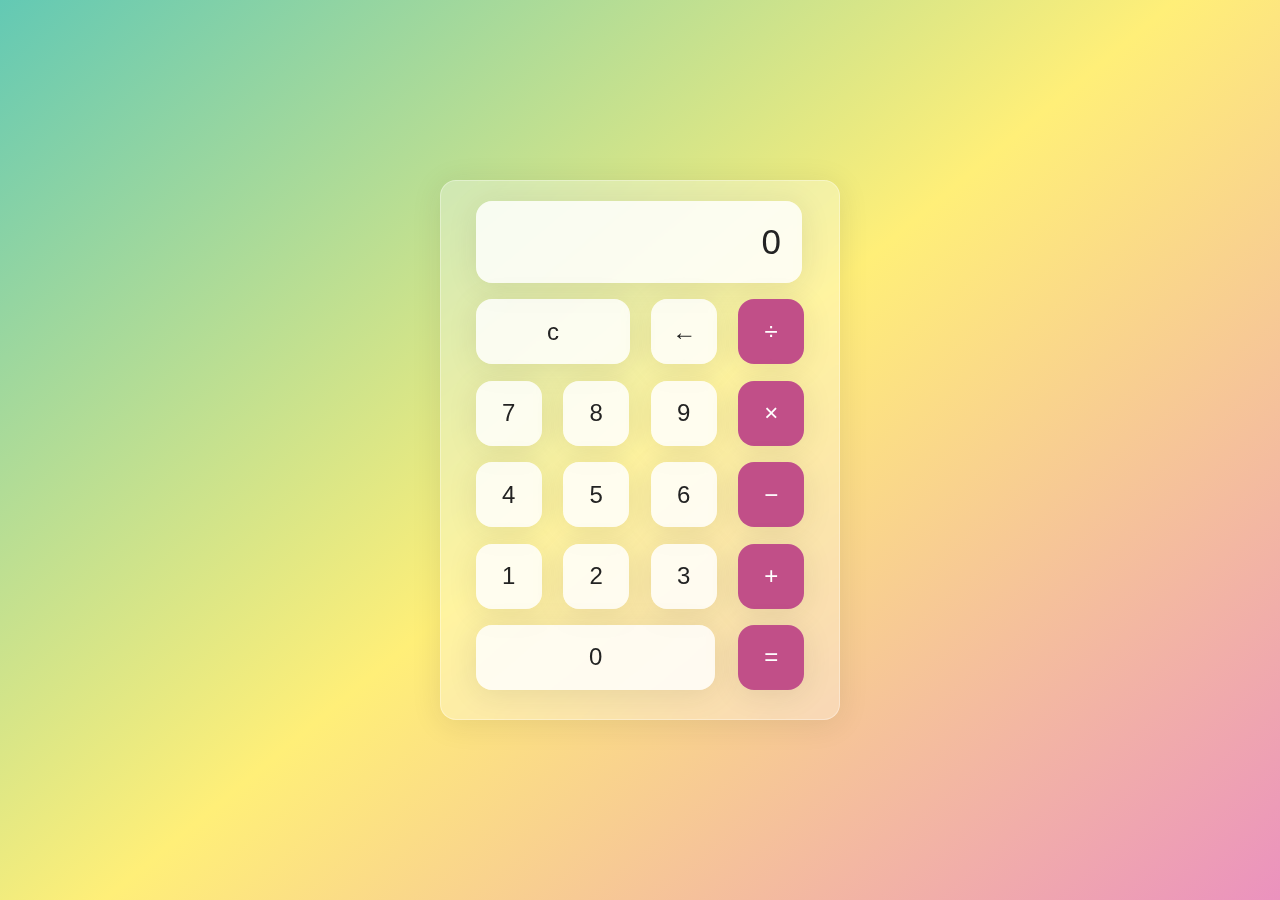
<file: Calcaulator/index.html>
<!-- siddharth satish kardile -->

<!doctype html>
<html lang="en">
    <head>
        <meta charset = "UTF-8">
        <meta http-equiv = "X-UA-Compatible" content="IE-edge">
        <meta name="viewport" content="width=device-width,initial-scale=1.0">
        <link rel="stylesheet" href="style.css">
        <title>Calculator | Siddharth-prg</title>
    </head>
    <body>
        <div class="Wrapper">
            <section class="screen">
                0
            </section>
            <section class="calc-buttons">

                <div class="calc-button-row">
                    <button class="calc-button double">
                        c
                    </button>
                    <button class="calc-button">
                        &larr;
                    </button>
                    <button class="calc-button">
                        &divide;
                    </button>
                </div>

                <div class="calc-button-row">
                    <button class="calc-button">
                        7
                    </button>
                    <button class="calc-button">
                        8
                    </button>
                    <button class="calc-button">
                        9
                    </button>
                    <button class="calc-button">
                    &times;
                    </button>
                </div>

                <div class="calc-button-row">
                    <button class="calc-button">
                        4
                    </button>
                    <button class="calc-button">
                        5
                    </button>
                    <button class="calc-button">
                        6
                    </button>
                    <button class="calc-button">
                        &minus;
                    </button>
                </div>

                <div class="calc-button-row">
                    <button class="calc-button">
                        1
                    </button>
                    <button class="calc-button">
                        2
                    </button>
                    <button class="calc-button">
                        3
                    </button>
                    <button class="calc-button">
                        &plus;
                    </button>
                </div>

                <div class="calc-button-row">
                    <button class="calc-button triple">
                        0
                    </button>
                    <button class="calc-button">
                        &equals;
                    </button>
                </div>

            </section>
        </div>
        <script src="script.js"></script>        
    </body>
</html>
</file>
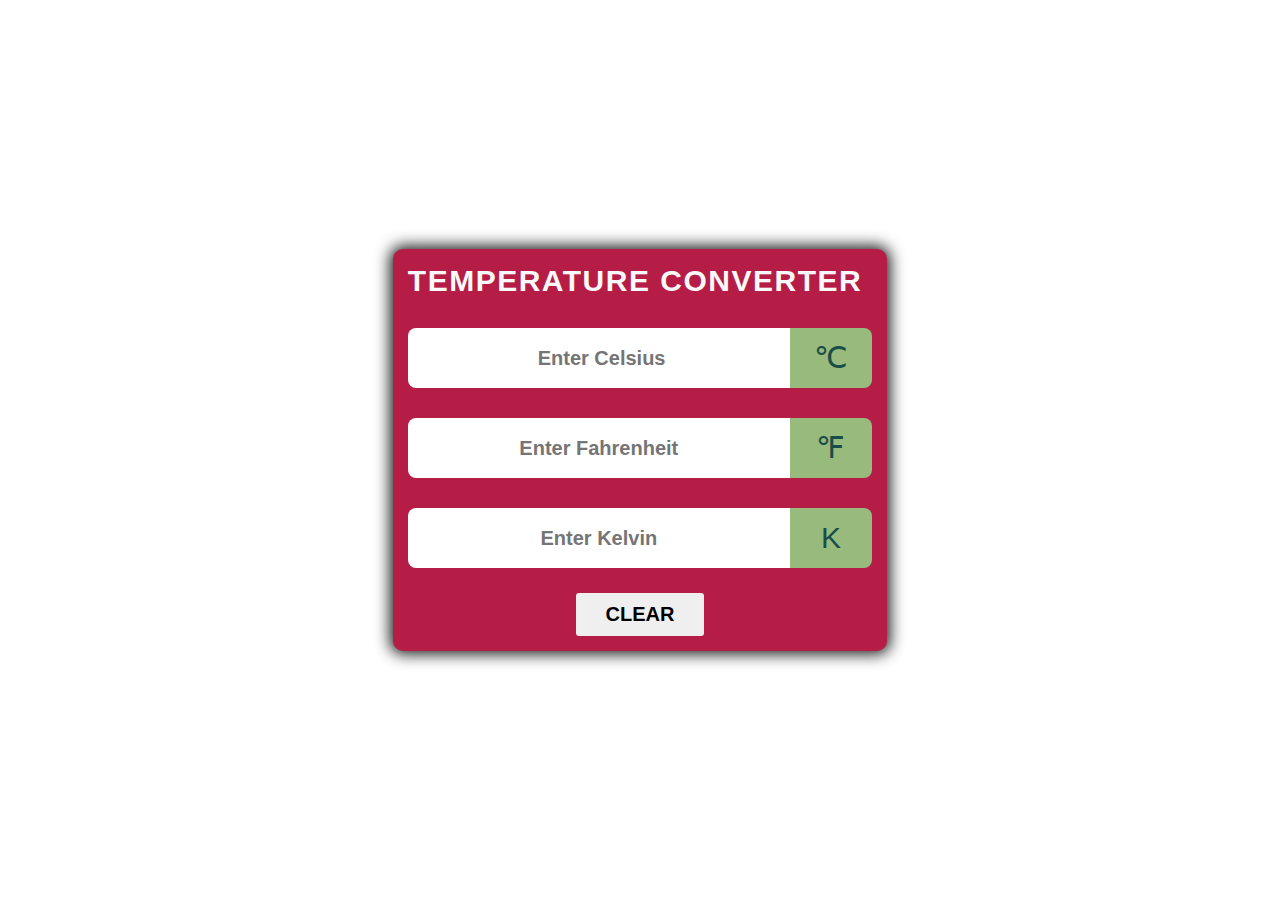
<file: Temperature/index.html>
<!-- name : kardile siddharth satish -->

<!DOCTYPE html>
<html lang="en">
<head>
    <meta charset="UTF-8">
    <meta http-equiv="X-UA-Compatible" content="IE=edge">
    <meta name="viewport" content="width=device-width, initial-scale=1.0">
    <title>TEMPERATURE CONVERTER</title>
    <!--Font-Awesome CDN-->
    <link rel="stylesheet" href="https://cdnjs.cloudflare.com/ajax/libs/font-awesome/6.2.0/css/all.min.css" integrity="sha512-xh6O/CkQoPOWDdYTDqeRdPCVd1SpvCA9XXcUnZS2FmJNp1coAFzvtCN9BmamE+4aHK8yyUHUSCcJHgXloTyT2A==" crossorigin="anonymous" referrerpolicy="no-referrer" />  
    <!--Linking the style sheet-->
    <link rel="stylesheet" href="style.css">
</head>
<body>
    <div class="container">

        <div class="title">
            <h1><b>TEMPERATURE CONVERTER</b></h1>
            <span class="Temperature-icon"><i class="fa-solid fa-temperature-three-quarters"></i></span>
        </div>
        <!--For Celsius-->
        <div id="celsius">
            <input type="number" name="" placeholder=" Enter Celsius"> 
            <span class="icon">&#8451</span>
        </div>
        <!--For Fahrenheit-->
        <div id="fahrenheit">
            <input type="number" name="" placeholder="Enter Fahrenheit">
            <span class="icon">&#8457</span>
        </div>
        <!--For Kelvin-->
        <div id="kelvin">
            <input type="number" name="" placeholder="Enter Kelvin">
            <span class="icon">&#8490</span>
        </div>
        <!--Clear button-->
        <div class="button">
            <button>CLEAR</button>
        </div>

    </div>
    <!--Javascript linking-->
    <script src="script.js"></script>
</body>
</html>
</file>
<file: Calcaulator/style.css>
html{
    box-sizing: border-box;
    height: 100%;
}

*,
*::before,
*::after{
    box-sizing: inherit;
    margin: 0;
    padding: 0;
}

body{
    align-items: center;
    background: linear-gradient(320deg,#eb92be,#ffef78,#63c9b4);
    display: flex;
    font-family: 'Dosis',sans-serif;
    font-display: swap;
    height: inherit;
    justify-content: center;
}

.Wrapper{
    backdrop-filter: blur(5.5px);
    -webkit-backdrop-filter: blur(5.5px);
    background: rgba(255,255,255,0.75);
    border: 1px solid rgba(255,255,255,0.01);
    border-radius: 16px;
    box-shadow: 0 4px 30px rgba(35,35,35,0.1);
    color: #232323;
    backdrop-filter: blur(4px);
    -webkit-backdrop-filter: blur(4px);
    background: rgba(255,255,255,0.30);
    border: 1px solid rgb(255,255,255,0.34);
    flex-basis: 400px;
    height: 540px;
    padding: 20px 35px;
}

.screen{
    backdrop-filter: blur(5.5px);
    -webkit-backdrop-filter: blur(5.5px);
    background: rgba(255,255,255,0.75);
    border: 1px solid rgb(255,255,255,0.01);
    border-radius: 16px;
    box-shadow: 0 4px 30px rgba(35,35,35,0.1);
    color: #232323;
    font-size: 35px;
    overflow: auto;
    padding: 20px;
    text-align: right;
    width: 326px;
}

.calc-button-row{
    display: flex;
    justify-content: space-between;
    margin: 5% 0;
}

.calc-button{
    backdrop-filter: blur(5.5px);
    -webkit-backdrop-filter: blur(5.5px);
    background: rgba(255,255,255,0.75);
    border: 1px solid rgba(255,255,255,0.01);
    border-radius: 16px;
    box-shadow: 0 4px 30px rgba(35,35,35,0.1);
    color: #232323;
    flex-basis: 20%;
    font-family: inherit;
    font-size: 24px;
    height: 65px;
}

.calc-button:last-child{
    backdrop-filter: blur(5.5px);
    -webkit-backdrop-filter: blur(5.5px);
    background: rgba(255,255,255,0.75);
    border: 1px solid rgba(255,255,255,0.01);
    border-radius: 16px;
    box-shadow: 0 4px 30px rgba(35,35,35,0.1); 
    color: #fff;
    background: #c14f88;   
}

.calc-button:last-child:hover{
    background-color:inherit;
    color:inherit;
}

.calc-button:hover{
    background-color: inherit;
}

.calc-button:active{
    background-color: #ffef78;
}

.double{
    flex-basis: 47%;
}

.triple{
    flex-basis: 73%;
}
</file>
<file: Temperature/style.css>
*{
    margin: 0;
    padding: 0;
    box-sizing: border-box;
}

body{
    display: flex;
    justify-content: center;
    align-items: center;
    min-height: 100vh;

}

.container{
    max-width: 500px;
    background:#b51d46;
    border-radius: 10px;
    box-shadow: 0px 0px 15px 3px rgba(0, 0, 0, 0.911);
    font-family: sans-serif;
    padding: 15px;
}

.title{
    display: flex;
    justify-content: center;
    align-items: center;
    flex-wrap: wrap-reverse;
    gap: 10px;
}

.Temperature-icon{
    font-size: 45px;
    color: #fcf5e5;
}

h1{
    color:#faf8f9;
    letter-spacing: 1.5px;
    font-size: 30px; 
}

#celsius, #fahrenheit, #kelvin{
    display: flex;
    justify-content: center;
    align-items: center;
    margin-top: 30px;
}

input{
    flex: 5;
    height: 60px;
    font-size: 20px;
    font-weight: 600;
    text-align: center;
    border: none;
    outline: none;
    border-radius: 8px 0 0 8px;
    padding: 0 10px;
}


/* for chrome, safari, Edge, Opera */
input::-webkit-outer-spin-button,
input::-webkit-inner-spin-button{
    -webkit-appearance: none;
}

.icon{
    flex: 1;
    height: 60px;
    line-height: 60px;
    padding: 0 5px;
    text-align: center;
    font-size: 30px;
    background: #98ba7d;
    color: #194e48;
    border-radius: 0 8px 8px 0;
}


.button{
    margin-top: 25px;
    text-align: center;
}


.button button{
    border: none;
    outline: none;
    padding: 10px 30px;
    font-size: 20px;
    font-weight: 600;
    border-radius: 3px;
    cursor: pointer;
    transition: 0.3s;
}

.button button:hover{
    background: #d6efc7;
    color: #194e48;
}
</file>
